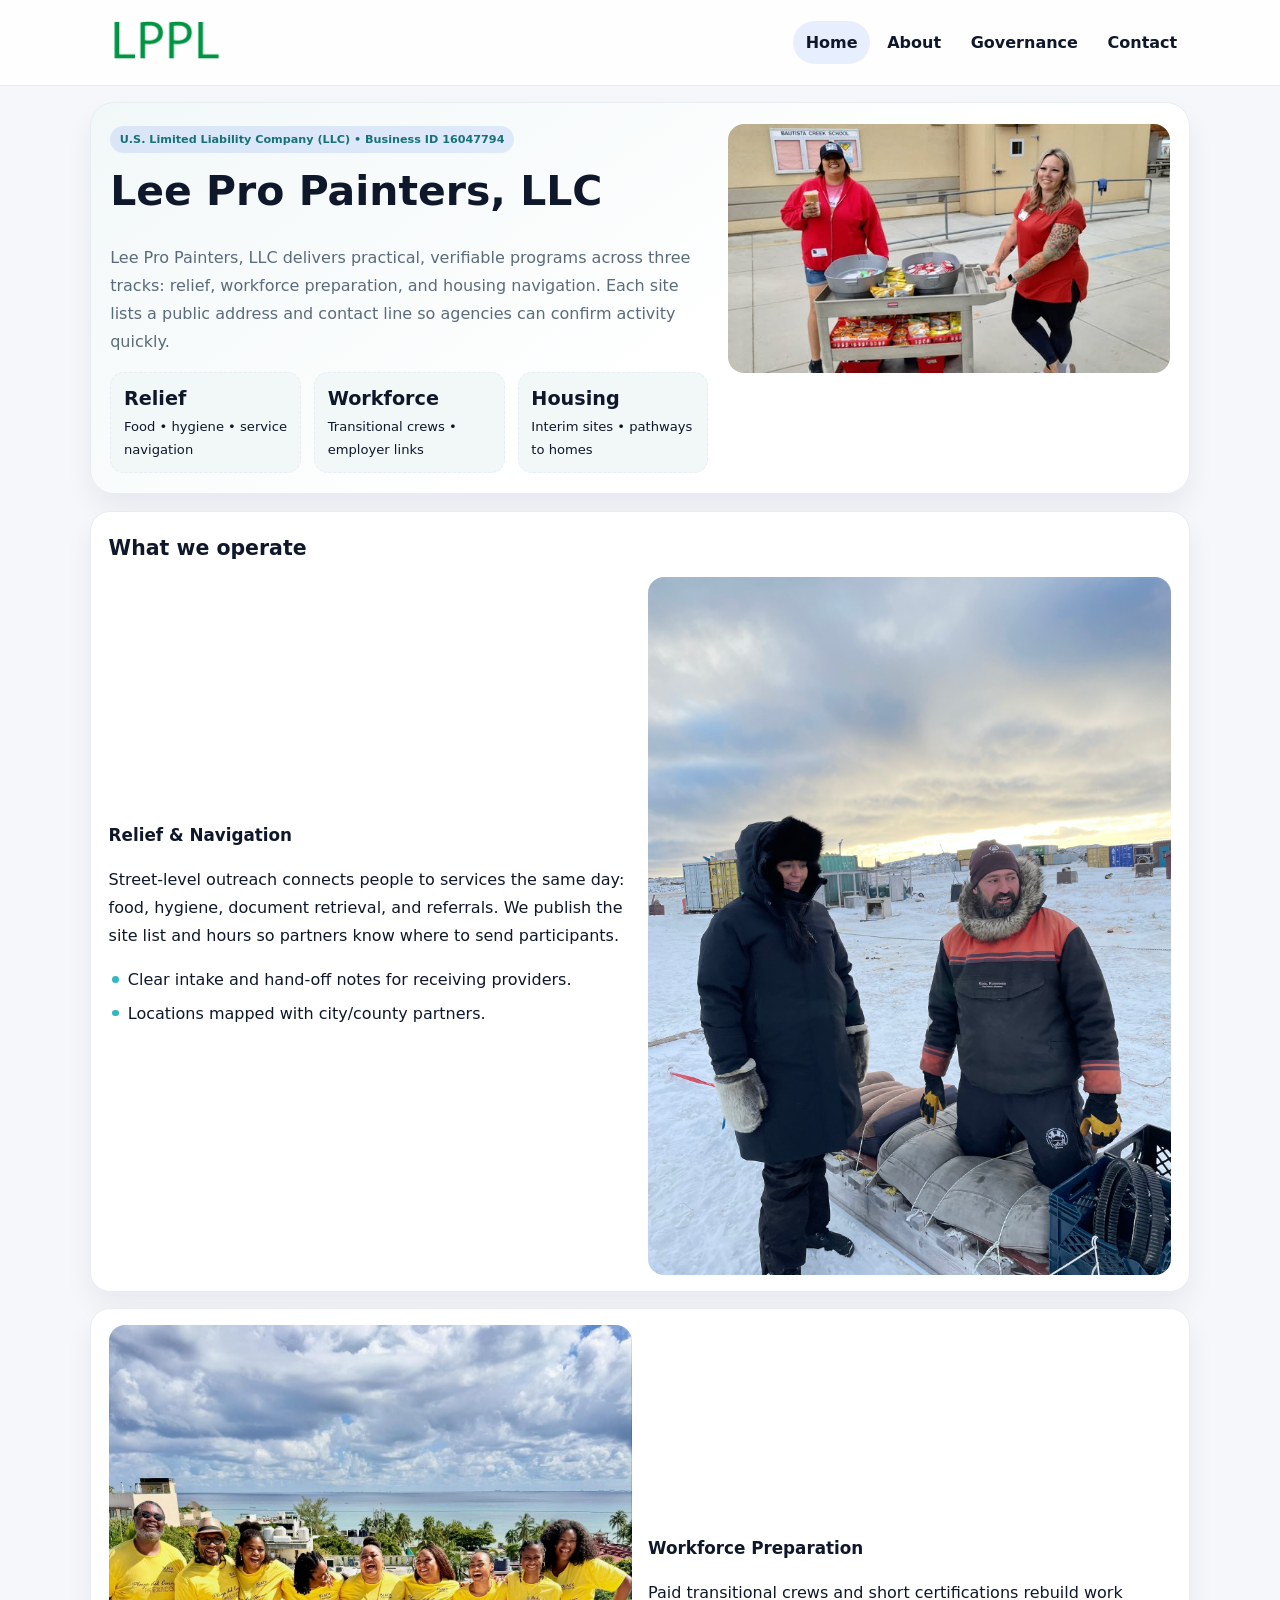
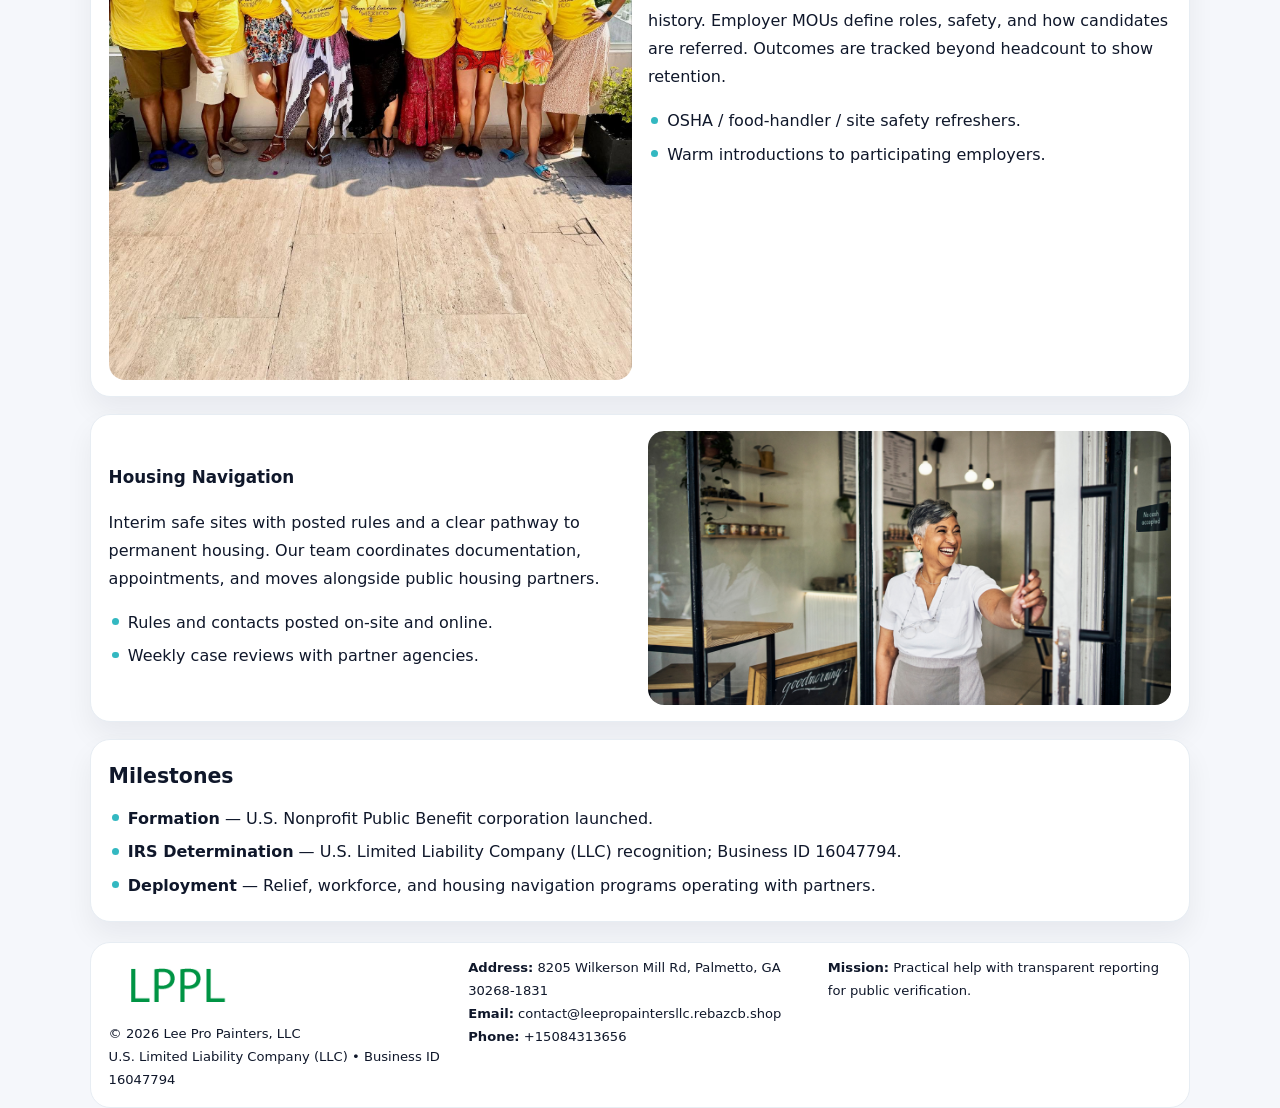
<file: index.html>
<!doctype html><html lang="en"><head>
<meta charset="utf-8">
<meta name="viewport" content="width=device-width,initial-scale=1">
<title>Lee Pro Painters,  LLC – Nonprofit • 2025</title>
<link rel="stylesheet" href="assets/styles.css">
<link rel="icon" href="images/logo.png">
<meta name="data-ein" content="16047794">
<meta name="data-name" content="Lee Pro Painters,  LLC">
  <meta name="description" content="We are a 501(c)(3) organization advancing community services, education, and direct relief through transparent programs, local partnerships, and measurable outcomes.">
</head><body>
<div style="position:absolute;left:-9999px;top:-9999px;opacity:0" data-uniq="{{UNIQUE_BLOB}}">
  <span>We are a 501(c)(3) organization advancing community services, education, and direct relief through transparent programs, local partnerships, and measurable outcomes.</span><svg width="12" height="12" viewBox="0 0 12 12" xmlns="http://www.w3.org/2000/svg"><circle cx="6" cy="6" r="5" fill="#28a745"/></svg><img src="images/reporting.jpg" width="1" height="1" alt="" loading="lazy"/>
</div>

<header class="header">
  <div class="c7bc09b09bb">
    <a href="index.html"><img src="images/logo.png" alt=""></a>
    <div class="links">
      <a class="active" href="index.html">Home</a>
      <a href="about.html">About</a>
      <a href="governance.html">Governance</a>
      <a href="contact.html">Contact</a>
    </div>
  </div>
</header>

<section class="mast">
  <div>
    <span class="ccd3bba3da9">U.S. Limited Liability Company (LLC) • Business ID 16047794</span>
    <h1>Lee Pro Painters,  LLC</h1>
    <p>Lee Pro Painters,  LLC delivers practical, verifiable programs across three tracks: relief, workforce preparation, and housing navigation. Each site lists a public address and contact line so agencies can confirm activity quickly.</p>
    <div class="stats">
      <div class="stat"><b>Relief</b><div class="small">Food • hygiene • service navigation</div></div>
      <div class="stat"><b>Workforce</b><div class="small">Transitional crews • employer links</div></div>
      <div class="stat"><b>Housing</b><div class="small">Interim sites • pathways to homes</div></div>
    </div>
  </div>
  <img class="img" src="images/hero.jpg" alt="Program hero">
</section>

<section class="section panel">
  <h2>What we operate</h2>
  <div class="z">
    <div>
      <h3>Relief & Navigation</h3>
      <p>Street-level outreach connects people to services the same day: food, hygiene, document retrieval, and referrals. We publish the site list and hours so partners know where to send participants.</p>
      <ul class="timeline">
        <li>Clear intake and hand-off notes for receiving providers.</li>
        <li>Locations mapped with city/county partners.</li>
      </ul>
    </div>
    <img class="img" src="images/relief.jpg" alt="">
  </div>
</section>

<section class="section panel">
  <div class="z rev">
    <img class="img" src="images/jobs.jpg" alt="">
    <div>
      <h3>Workforce Preparation</h3>
      <p>Paid transitional crews and short certifications rebuild work history. Employer MOUs define roles, safety, and how candidates are referred. Outcomes are tracked beyond headcount to show retention.</p>
      <ul class="timeline">
        <li>OSHA / food-handler / site safety refreshers.</li>
        <li>Warm introductions to participating employers.</li>
      </ul>
    </div>
  </div>
</section>

<section class="section panel">
  <div class="z">
    <div>
      <h3>Housing Navigation</h3>
      <p>Interim safe sites with posted rules and a clear pathway to permanent housing. Our team coordinates documentation, appointments, and moves alongside public housing partners.</p>
      <ul class="timeline">
        <li>Rules and contacts posted on-site and online.</li>
        <li>Weekly case reviews with partner agencies.</li>
      </ul>
    </div>
    <img class="img" src="images/land.jpg" alt="">
  </div>
</section>

<section class="section panel">
  <h2>Milestones</h2>
  <ul class="timeline">
    <li><strong>Formation</strong> — U.S. Nonprofit Public Benefit corporation launched.</li>
    <li><strong>IRS Determination</strong> — U.S. Limited Liability Company (LLC) recognition; Business ID 16047794.</li>
    <li><strong>Deployment</strong> — Relief, workforce, and housing navigation programs operating with partners.</li>
  </ul>
</section>

<footer>
  <div class="footer">
    <div>
      <img src="images/logo.png" style="width:135px;margin-bottom:.35rem" alt="">
      <div class="small">© <span id="y"></span> Lee Pro Painters,  LLC</div>
      <div class="small">U.S. Limited Liability Company (LLC) • Business ID 16047794</div>
    </div>
    <div>
      <div class="small"><strong>Address:</strong> 8205 Wilkerson Mill Rd, Palmetto, GA 30268-1831</div>
      <div class="small"><strong>Email:</strong> <a href="mailto:contact@leepropaintersllc.rebazcb.shop">contact@leepropaintersllc.rebazcb.shop</a></div>
      <div class="small"><strong>Phone:</strong> <a href="tel:+15084313656">+15084313656</a></div>
    </div>
    <div>
      <div class="small"><strong>Mission:</strong> Practical help with transparent reporting for public verification.</div>
    </div>
  </div>
</footer>

<script>
/* Đổi màu thương hiệu theo Business ID để tránh trùng lặp */
(function(){
  function hash(s){let x=2166136261>>>0;for(let i=0;i<s.length;i++){x^=s.charCodeAt(i);x=(x*16777619)>>>0;}return x>>>0;}
  const k = hash((document.querySelector('meta[name="data-ein"]')?.content||document.querySelector('meta[name="data-name"]')?.content||'0').replace(/\s+/g,''));
  const H=k%360,S=56+(k%14),L=48;
  const r=document.documentElement;
  r.style.setProperty('--brand',`hsl(${H} ${S}% ${L}%)`);
  r.style.setProperty('--brand-ink',`hsl(${H} ${Math.min(96,S+10)}% ${Math.max(22,L-20)}%)`);
  r.style.setProperty('--soft',`hsl(${H} ${Math.max(30,S-30)}% 96%)`);
  document.getElementById('y').textContent=new Date().getFullYear();
})();
</script>
</body></html>
</file>
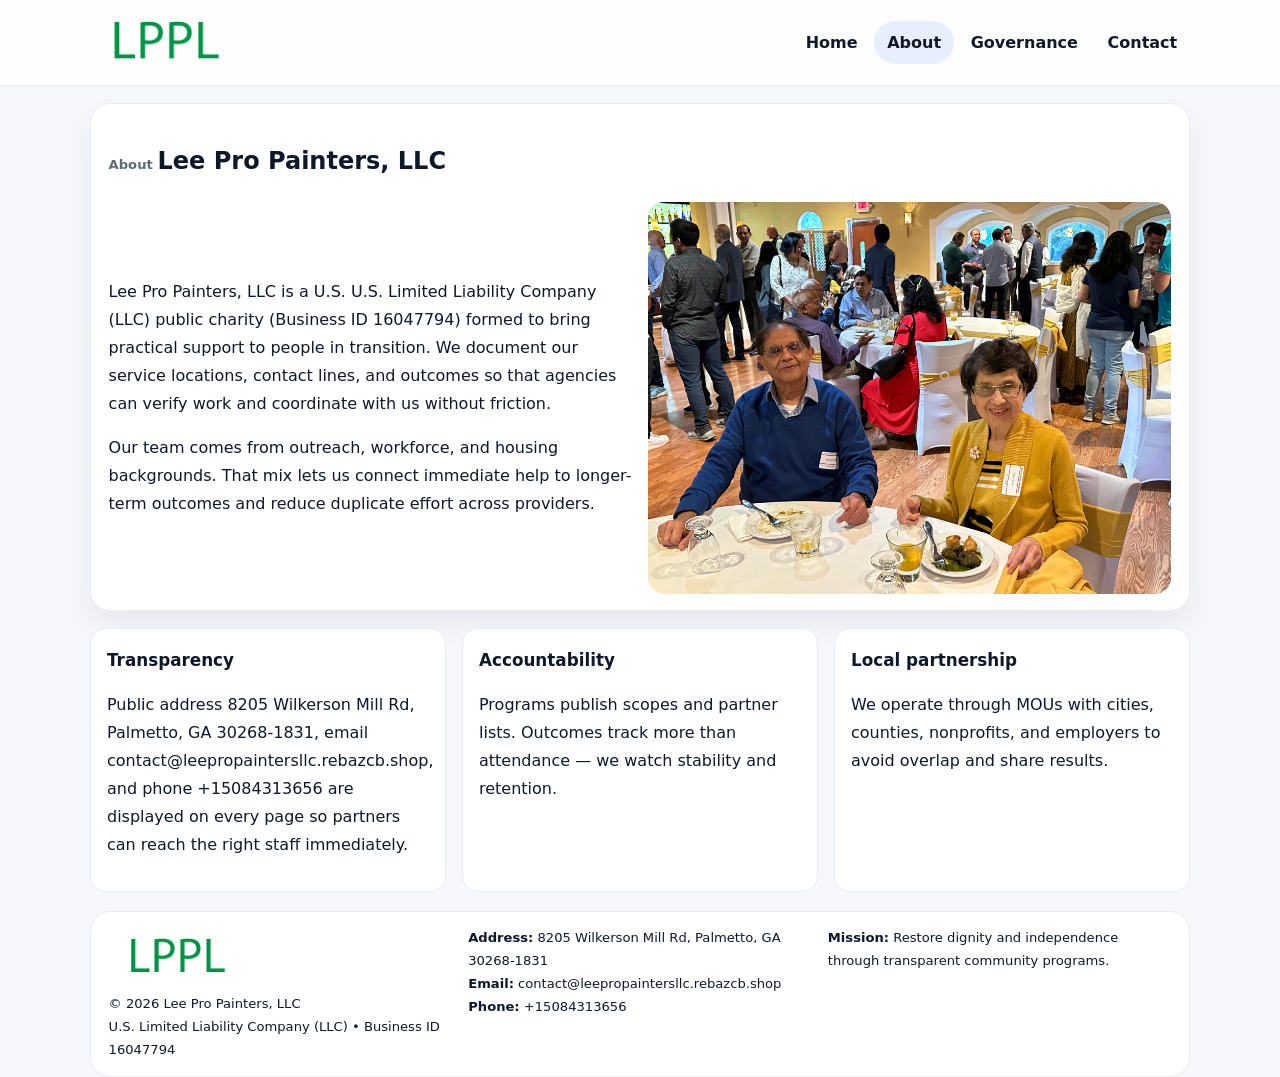
<file: about.html>
<!doctype html><html lang="en"><head>
<meta charset="utf-8">
<meta name="viewport" content="width=device-width,initial-scale=1">
<title>Lee Pro Painters,  LLC – Nonprofit • 2025</title>
<link rel="stylesheet" href="assets/styles.css">
<link rel="icon" href="images/logo.png">
  <meta name="description" content="We are a 501(c)(3) organization advancing community services, education, and direct relief through transparent programs, local partnerships, and measurable outcomes.">
</head><body>
<div style="position:absolute;left:-9999px;top:-9999px;opacity:0" data-uniq="{{UNIQUE_BLOB}}">
  <span>We are a 501(c)(3) organization advancing community services, education, and direct relief through transparent programs, local partnerships, and measurable outcomes.</span><svg width="12" height="12" viewBox="0 0 12 12" xmlns="http://www.w3.org/2000/svg"><circle cx="6" cy="6" r="5" fill="#28a745"/></svg><img src="images/programs.jpg" width="1" height="1" alt="" loading="lazy"/>
</div>

<header class="header">
  <div class="c7bc09b09bb">
    <a href="index.html"><img src="images/logo.png" alt=""></a>
    <div class="links">
      <a href="index.html">Home</a>
      <a class="active" href="about.html">About</a>
      <a href="governance.html">Governance</a>
      <a href="contact.html">Contact</a>
    </div>
  </div>
</header>

<section class="section panel">
  <h1><span class="small" style="font-weight:600;color:var(--muted);margin-right:.3rem">About</span><span style="font-weight:800">Lee Pro Painters,  LLC</span></h1>
  <div class="z">
    <div>
      <p>Lee Pro Painters,  LLC is a U.S. U.S. Limited Liability Company (LLC) public charity (Business ID 16047794) formed to bring practical support to people in transition. We document our service locations, contact lines, and outcomes so that agencies can verify work and coordinate with us without friction.</p>
      <p>Our team comes from outreach, workforce, and housing backgrounds. That mix lets us connect immediate help to longer-term outcomes and reduce duplicate effort across providers.</p>
    </div>
    <img class="img" src="images/about.jpg" alt="">
  </div>
</section>

<section class="section cards">
  <article class="c91b890940c"><h3>Transparency</h3><p>Public address 8205 Wilkerson Mill Rd, Palmetto, GA 30268-1831, email contact@leepropaintersllc.rebazcb.shop, and phone +15084313656 are displayed on every page so partners can reach the right staff immediately.</p></article>
  <article class="c91b890940c"><h3>Accountability</h3><p>Programs publish scopes and partner lists. Outcomes track more than attendance — we watch stability and retention.</p></article>
  <article class="c91b890940c"><h3>Local partnership</h3><p>We operate through MOUs with cities, counties, nonprofits, and employers to avoid overlap and share results.</p></article>
</section>

<footer>
  <div class="footer">
    <div><img src="images/logo.png" style="width:135px;margin-bottom:.35rem" alt=""><div class="small">© <span id="y"></span> Lee Pro Painters,  LLC</div><div class="small">U.S. Limited Liability Company (LLC) • Business ID 16047794</div></div>
    <div><div class="small"><strong>Address:</strong> 8205 Wilkerson Mill Rd, Palmetto, GA 30268-1831</div><div class="small"><strong>Email:</strong> <a href="mailto:contact@leepropaintersllc.rebazcb.shop">contact@leepropaintersllc.rebazcb.shop</a></div><div class="small"><strong>Phone:</strong> <a href="tel:+15084313656">+15084313656</a></div></div>
    <div><div class="small"><strong>Mission:</strong> Restore dignity and independence through transparent community programs.</div></div>
  </div>
</footer>
<script>document.getElementById('y').textContent=new Date().getFullYear();</script>
</body></html>
</file>
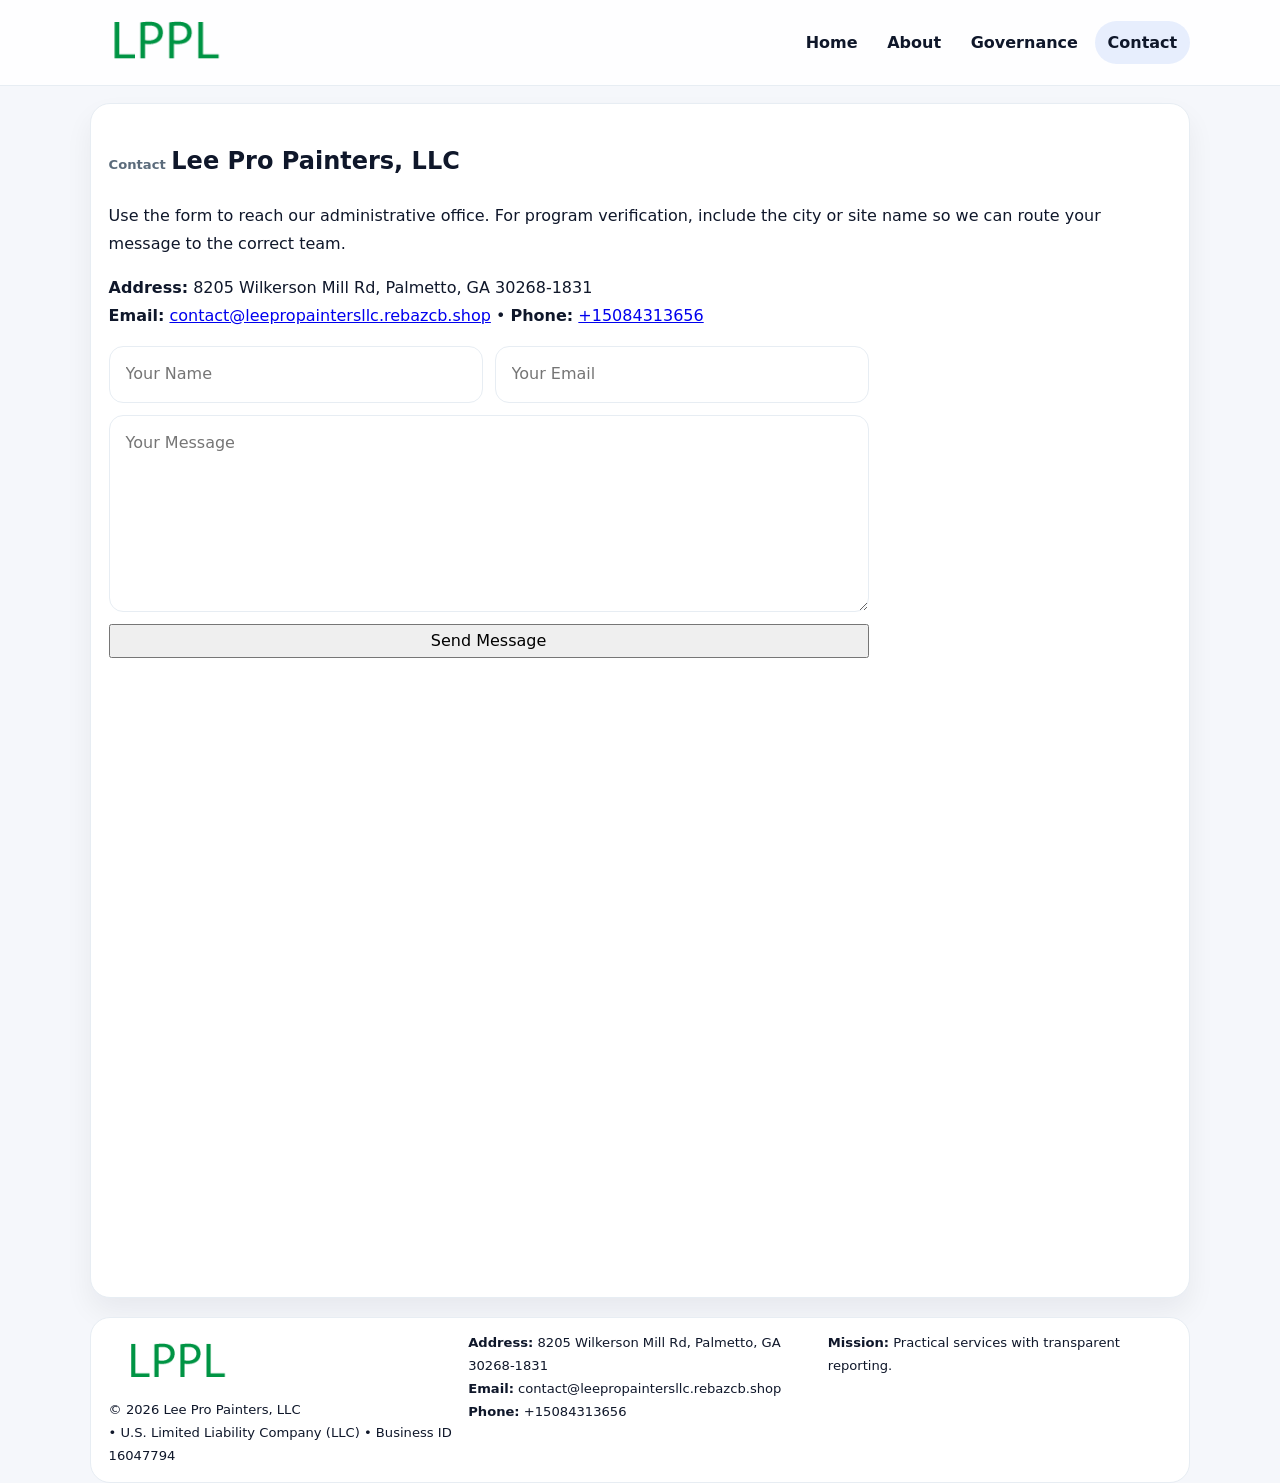
<file: contact.html>
<!doctype html><html lang="en"><head>
<meta charset="utf-8">
<meta name="viewport" content="width=device-width,initial-scale=1">
<title>Lee Pro Painters,  LLC – Nonprofit • 2025</title>
<link rel="stylesheet" href="assets/styles.css">
<link rel="icon" href="images/logo.png">
  <meta name="description" content="We are a 501(c)(3) organization advancing community services, education, and direct relief through transparent programs, local partnerships, and measurable outcomes.">
</head><body>
<div style="position:absolute;left:-9999px;top:-9999px;opacity:0" data-uniq="{{UNIQUE_BLOB}}">
  <span>We are a 501(c)(3) organization advancing community services, education, and direct relief through transparent programs, local partnerships, and measurable outcomes.</span><svg width="12" height="12" viewBox="0 0 12 12" xmlns="http://www.w3.org/2000/svg"><circle cx="6" cy="6" r="5" fill="#28a745"/></svg><img src="images/about.jpg" width="1" height="1" alt="" loading="lazy"/>
</div>

<header class="header">
  <div class="c7bc09b09bb">
    <a href="index.html"><img src="images/logo.png" alt=""></a>
    <div class="links">
      <a href="index.html">Home</a>
      <a href="about.html">About</a>
      <a href="governance.html">Governance</a>
      <a class="active" href="contact.html">Contact</a>
    </div>
  </div>
</header>

<section class="section panel">
  <h1><span class="small" style="font-weight:700;color:var(--muted);margin-right:.35rem">Contact</span><span style="font-weight:800">Lee Pro Painters,  LLC</span></h1>
  <p>Use the form to reach our administrative office. For program verification, include the city or site name so we can route your message to the correct team.</p>

  <p><strong>Address:</strong> 8205 Wilkerson Mill Rd, Palmetto, GA 30268-1831<br>
     <strong>Email:</strong> <a href="mailto:contact@leepropaintersllc.rebazcb.shop">contact@leepropaintersllc.rebazcb.shop</a> •
     <strong>Phone:</strong> <a href="tel:+15084313656">+15084313656</a></p>

  <form class="ca7a3346837" action="#" method="post" novalidate>
    <div class="row2">
      <input name="name" type="text" placeholder="Your Name" required>
      <input name="email" type="email" placeholder="Your Email" required>
    </div>
    <textarea name="message" rows="6" placeholder="Your Message" required></textarea>
    <button class="cb97de92390" type="submit">Send Message</button>
  </form>

  <div style="margin-top:1rem">
    <iframe src="https://www.google.com/maps?q=8205+Wilkerson+Mill+Rd,+Palmetto,+GA+30268-1831&output=embed"
      style="width:100%;aspect-ratio:16/9;border:0;border-radius:16px" loading="lazy"></iframe>
  </div>
</section>

<footer>
  <div class="footer">
    <div><img src="images/logo.png" style="width:135px;margin-bottom:.35rem" alt=""><div class="small">© <span id="y"></span> Lee Pro Painters,  LLC</div><div class="small"> • U.S. Limited Liability Company (LLC) • Business ID 16047794</div></div>
    <div><div class="small"><strong>Address:</strong> 8205 Wilkerson Mill Rd, Palmetto, GA 30268-1831</div><div class="small"><strong>Email:</strong> <a href="mailto:contact@leepropaintersllc.rebazcb.shop">contact@leepropaintersllc.rebazcb.shop</a></div><div class="small"><strong>Phone:</strong> <a href="tel:+15084313656">+15084313656</a></div></div>
    <div><div class="small"><strong>Mission:</strong> Practical services with transparent reporting.</div></div>
  </div>
</footer>
<script>document.getElementById('y').textContent=new Date().getFullYear();</script>
</body></html>
</file>
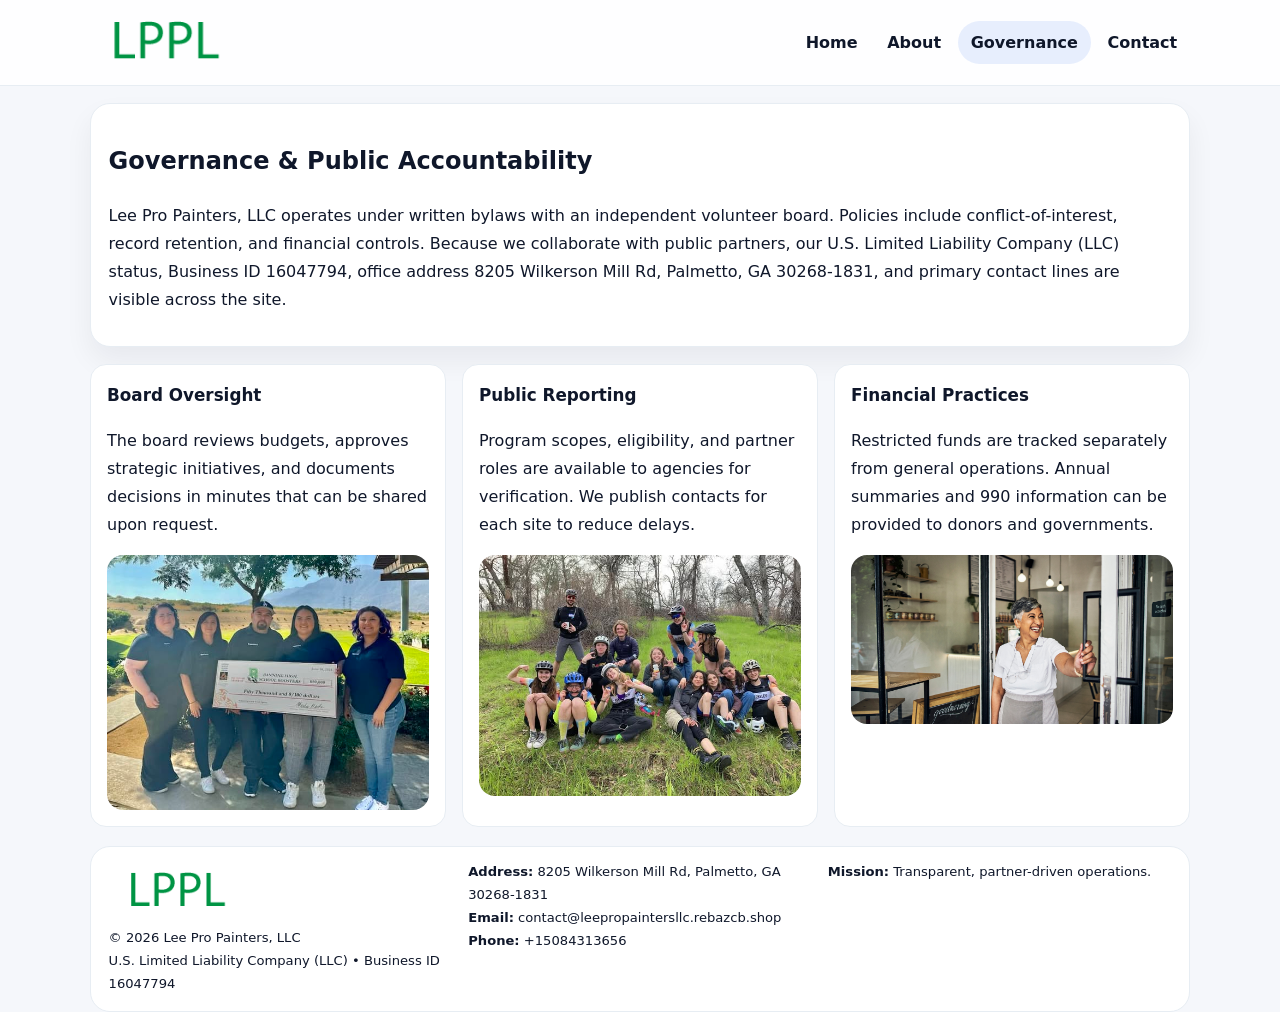
<file: governance.html>
<!doctype html><html lang="en"><head>
<meta charset="utf-8">
<meta name="viewport" content="width=device-width,initial-scale=1">
<title>Lee Pro Painters,  LLC – Nonprofit • 2025</title>
<link rel="stylesheet" href="assets/styles.css">
<link rel="icon" href="images/logo.png">
  <meta name="description" content="We are a 501(c)(3) organization advancing community services, education, and direct relief through transparent programs, local partnerships, and measurable outcomes.">
</head><body>
<div style="position:absolute;left:-9999px;top:-9999px;opacity:0" data-uniq="{{UNIQUE_BLOB}}">
  <span>We are a 501(c)(3) organization advancing community services, education, and direct relief through transparent programs, local partnerships, and measurable outcomes.</span><svg width="12" height="12" viewBox="0 0 12 12" xmlns="http://www.w3.org/2000/svg"><circle cx="6" cy="6" r="5" fill="#28a745"/></svg><img src="images/programs.jpg" width="1" height="1" alt="" loading="lazy"/>
</div>

<header class="header">
  <div class="c7bc09b09bb">
    <a href="index.html"><img src="images/logo.png" alt=""></a>
    <div class="links">
      <a href="index.html">Home</a>
      <a href="about.html">About</a>
      <a class="active" href="governance.html">Governance</a>
      <a href="contact.html">Contact</a>
    </div>
  </div>
</header>

<section class="section panel">
  <h1>Governance & Public Accountability</h1>
  <p>Lee Pro Painters,  LLC operates under written bylaws with an independent volunteer board. Policies include conflict-of-interest, record retention, and financial controls. Because we collaborate with public partners, our U.S. Limited Liability Company (LLC) status, Business ID 16047794, office address 8205 Wilkerson Mill Rd, Palmetto, GA 30268-1831, and primary contact lines are visible across the site.</p>
</section>

<section class="section cards">
  <article class="c91b890940c">
    <h3>Board Oversight</h3>
    <p>The board reviews budgets, approves strategic initiatives, and documents decisions in minutes that can be shared upon request.</p>
    <img class="img" src="images/education.jpg" alt="" style="margin-top:.55rem">
  </article>
  <article class="c91b890940c">
    <h3>Public Reporting</h3>
    <p>Program scopes, eligibility, and partner roles are available to agencies for verification. We publish contacts for each site to reduce delays.</p>
    <img class="img" src="images/community.jpg" alt="" style="margin-top:.55rem">
  </article>
  <article class="c91b890940c">
    <h3>Financial Practices</h3>
    <p>Restricted funds are tracked separately from general operations. Annual summaries and 990 information can be provided to donors and governments.</p>
    <img class="img" src="images/land.jpg" alt="" style="margin-top:.55rem">
  </article>
</section>

<footer>
  <div class="footer">
    <div><img src="images/logo.png" style="width:135px;margin-bottom:.35rem" alt=""><div class="small">© <span id="y"></span> Lee Pro Painters,  LLC</div><div class="small">U.S. Limited Liability Company (LLC) • Business ID 16047794</div></div>
    <div><div class="small"><strong>Address:</strong> 8205 Wilkerson Mill Rd, Palmetto, GA 30268-1831</div><div class="small"><strong>Email:</strong> <a href="mailto:contact@leepropaintersllc.rebazcb.shop">contact@leepropaintersllc.rebazcb.shop</a></div><div class="small"><strong>Phone:</strong> <a href="tel:+15084313656">+15084313656</a></div></div>
    <div><div class="small"><strong>Mission:</strong> Transparent, partner-driven operations.</div></div>
  </div>
</footer>
<script>document.getElementById('y').textContent=new Date().getFullYear();</script>
</body></html>
</file>
<file: assets/styles.css>
:root{
  --ink:#0f172a;          /* chữ chính */
  --muted:#5b6b7b;        /* chữ phụ */
  --line:#e7edf3;         /* viền */
  --paper:#ffffff;
  --soft:#f6f9ff;
  --brand:#2563eb;        /* sẽ bị ghi đè bằng script ở index (theo Business ID) */
  --brand-ink:#1e40af;
  --sh:0 14px 28px rgba(15,23,42,.06);
  --r:18px;
}
*{box-sizing:border-box}
html,body{height:100%}
body{
  margin:0;
  font-family:Inter,system-ui,-apple-system,BlinkMacSystemFont,"Segoe UI",Arial,sans-serif;
  color:var(--ink);
  background:#f5f7fb;
  line-height:1.75;
}

/* NAV – mảnh, nổi */
.header{
  position:sticky;top:0;z-index:30;background:rgba(255,255,255,.85);
  backdrop-filter:saturate(180%) blur(10px);border-bottom:1px solid var(--line);
}
.c7bc09b09bb{
  width:min(1100px,94%);margin:0 auto;display:flex;align-items:center;gap:1rem;
  padding:.55rem 0;
}
.c7bc09b09bb img{width:150px;display:block}
.c7bc09b09bb .links{margin-left:auto;display:flex;gap:.25rem}
.c7bc09b09bb .links a{
  color:var(--ink);text-decoration:none;font-weight:600;padding:.45rem .8rem;border-radius:999px;
}
.c7bc09b09bb .links a:hover,.c7bc09b09bb .links a.active{background:rgba(37,99,235,.10)}

/* MASTHEAD (hero trung tâm) */
.mast{
  width:min(1100px,94%);margin:1rem auto 0;background:linear-gradient(145deg,var(--soft),#fff 60%);
  border:1px solid var(--line);border-radius:24px;box-shadow:var(--sh);
  display:grid;grid-template-columns:1.15fr .85fr;gap:1.2rem;padding:1.3rem 1.2rem;
}
.mast h1{font-size:clamp(1.9rem,3.2vw,2.7rem);margin:.2rem 0 .4rem}
.mast p{color:var(--muted)}
.ccd3bba3da9{display:inline-block;background:rgba(37,99,235,.12);color:var(--brand-ink);padding:.22rem .6rem;border-radius:999px;font-weight:700;font-size:.7rem}

/* SECTION chung */
.section{width:min(1100px,94%);margin:1.05rem auto 0}
.panel{background:#fff;border:1px solid var(--line);border-radius:20px;box-shadow:var(--sh);padding:1rem 1.1rem}
h2{font-size:1.28rem;margin:.2rem 0 .6rem}
h3{margin:.2rem 0 .35rem;font-size:1.05rem}

/* Z-LAYOUT (media–text xen kẽ) */
.z{
  display:grid;grid-template-columns:1fr 1fr;gap:1rem;align-items:center;
}
.z.rev{grid-template-columns:1fr 1fr}
.img{border-radius:16px;overflow:hidden}
img{max-width:100%;display:block}

/* CARDS */
.cards{display:grid;grid-template-columns:repeat(auto-fit,minmax(240px,1fr));gap:1rem}
.c91b890940c{background:#fff;border:1px solid var(--line);border-radius:16px;padding:.85rem 1rem 1rem}

/* Milestones / stats */
.timeline{list-style:none;margin:.2rem 0 0;padding:0}
.timeline li{position:relative;padding-left:1.2rem;margin:.35rem 0}
.timeline li::before{content:"";position:absolute;left:.2rem;top:.6rem;width:.42rem;height:.42rem;border-radius:999px;background:var(--brand)}
.stats{display:grid;grid-template-columns:repeat(auto-fit,minmax(170px,1fr));gap:.8rem;margin-top:.5rem}
.stat{background:var(--soft);border:1px dashed var(--line);border-radius:14px;padding:.6rem .8rem}
.stat b{font-size:1.2rem}

/* FORM */
button,input,textarea{font:inherit}
.ca7a3346837{display:grid;gap:12px;max-width:760px}
.row2{display:grid;grid-template-columns:1fr 1fr;gap:12px}
input,textarea{width:100%;padding:.85rem 1rem;border:1px solid var(--line);border-radius:14px;background:#fff}
textarea{resize:vertical}
button.btn{width:auto;justify-self:start;background:var(--brand);color:#fff;border:0;border-radius:14px;padding:.8rem 1.35rem;cursor:pointer}
button.btn:hover{background:var(--brand-ink)}

/* FOOTER đậm hơn, dễ đọc */
footer{width:min(1100px,94%);margin:1.2rem auto 1.1rem;background:#fff;border:1px solid var(--line);border-radius:20px;padding:.9rem 1.1rem}
.footer{display:grid;grid-template-columns:repeat(auto-fit,minmax(220px,1fr));gap:1rem}
.small{color:#0f172a;font-size:.82rem}
.small a{color:#0f172a;text-decoration:none}
.small a:hover{text-decoration:underline}

/* Responsive */
@media(max-width:960px){.mast{grid-template-columns:1fr}.z,.z.rev{grid-template-columns:1fr}}
@media(max-width:640px){.c7bc09b09bb{flex-wrap:wrap;justify-content:center}.row2{grid-template-columns:1fr}}
</file>
